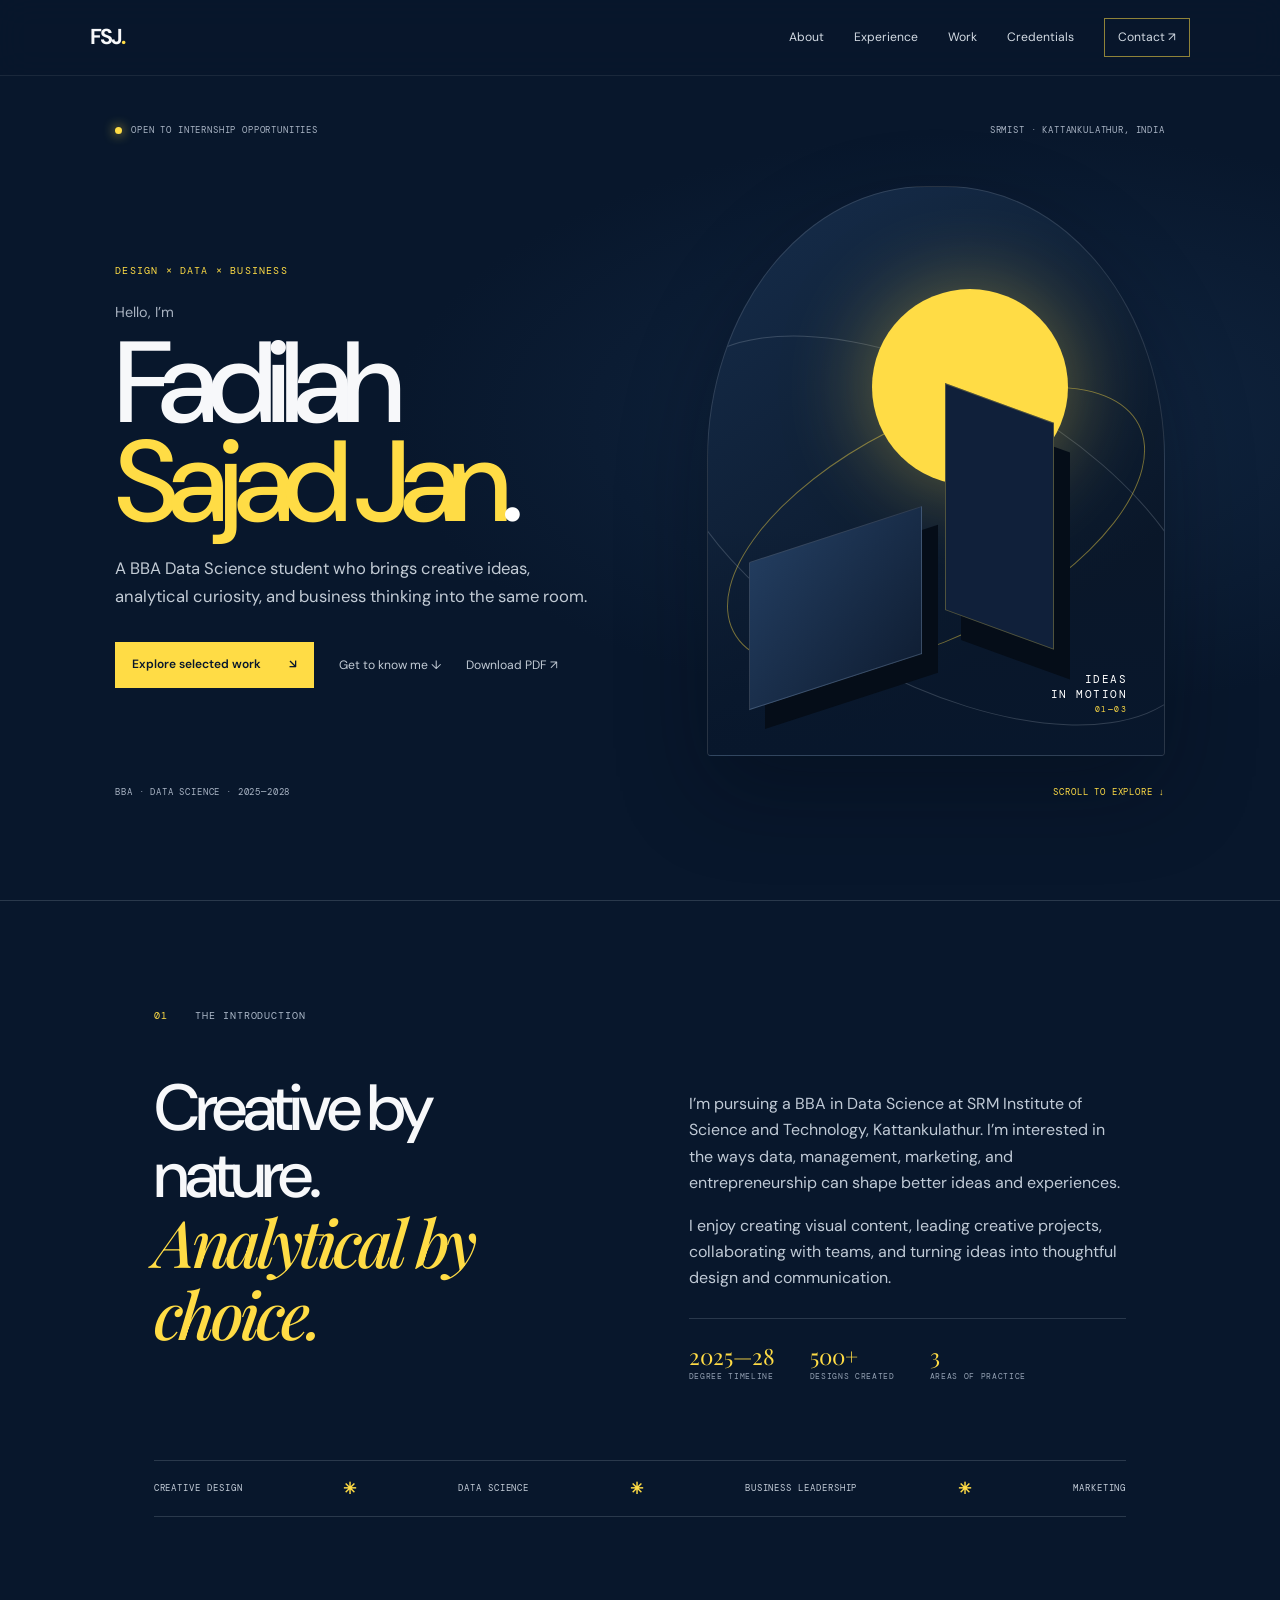
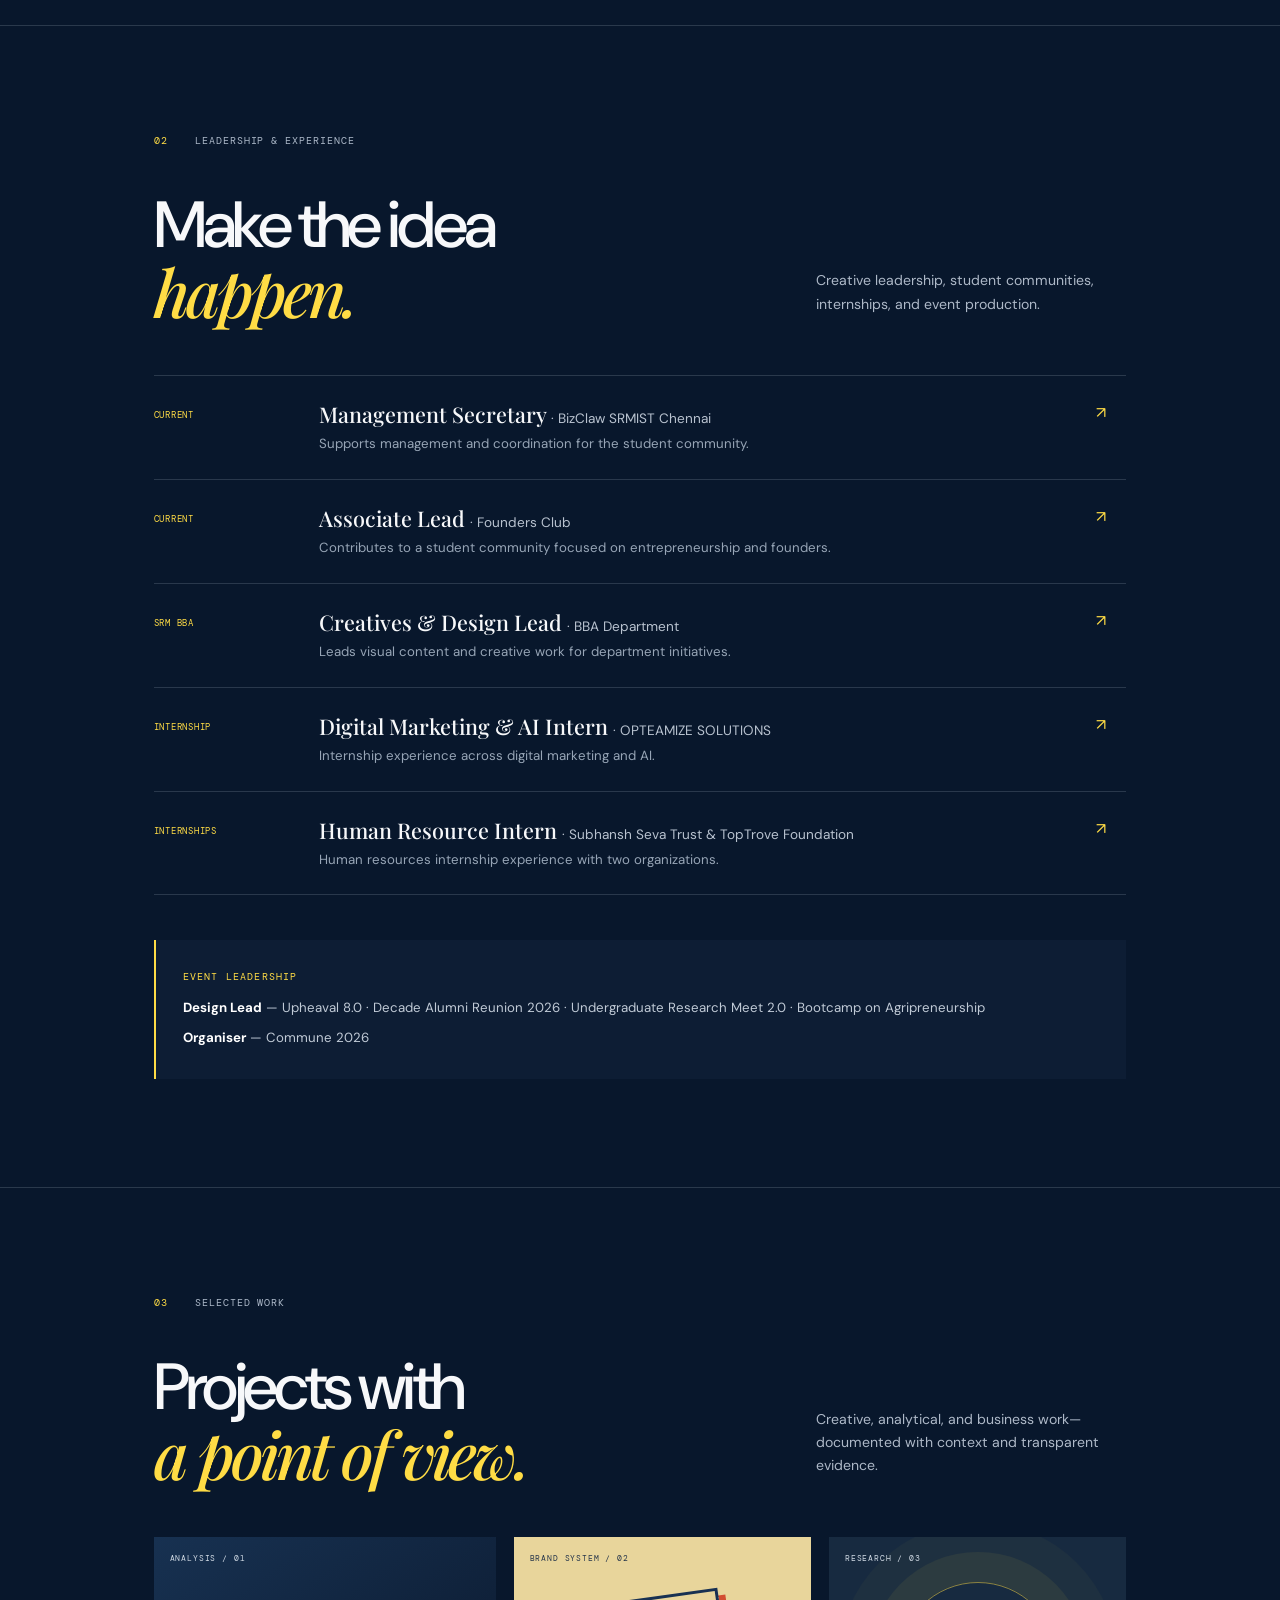
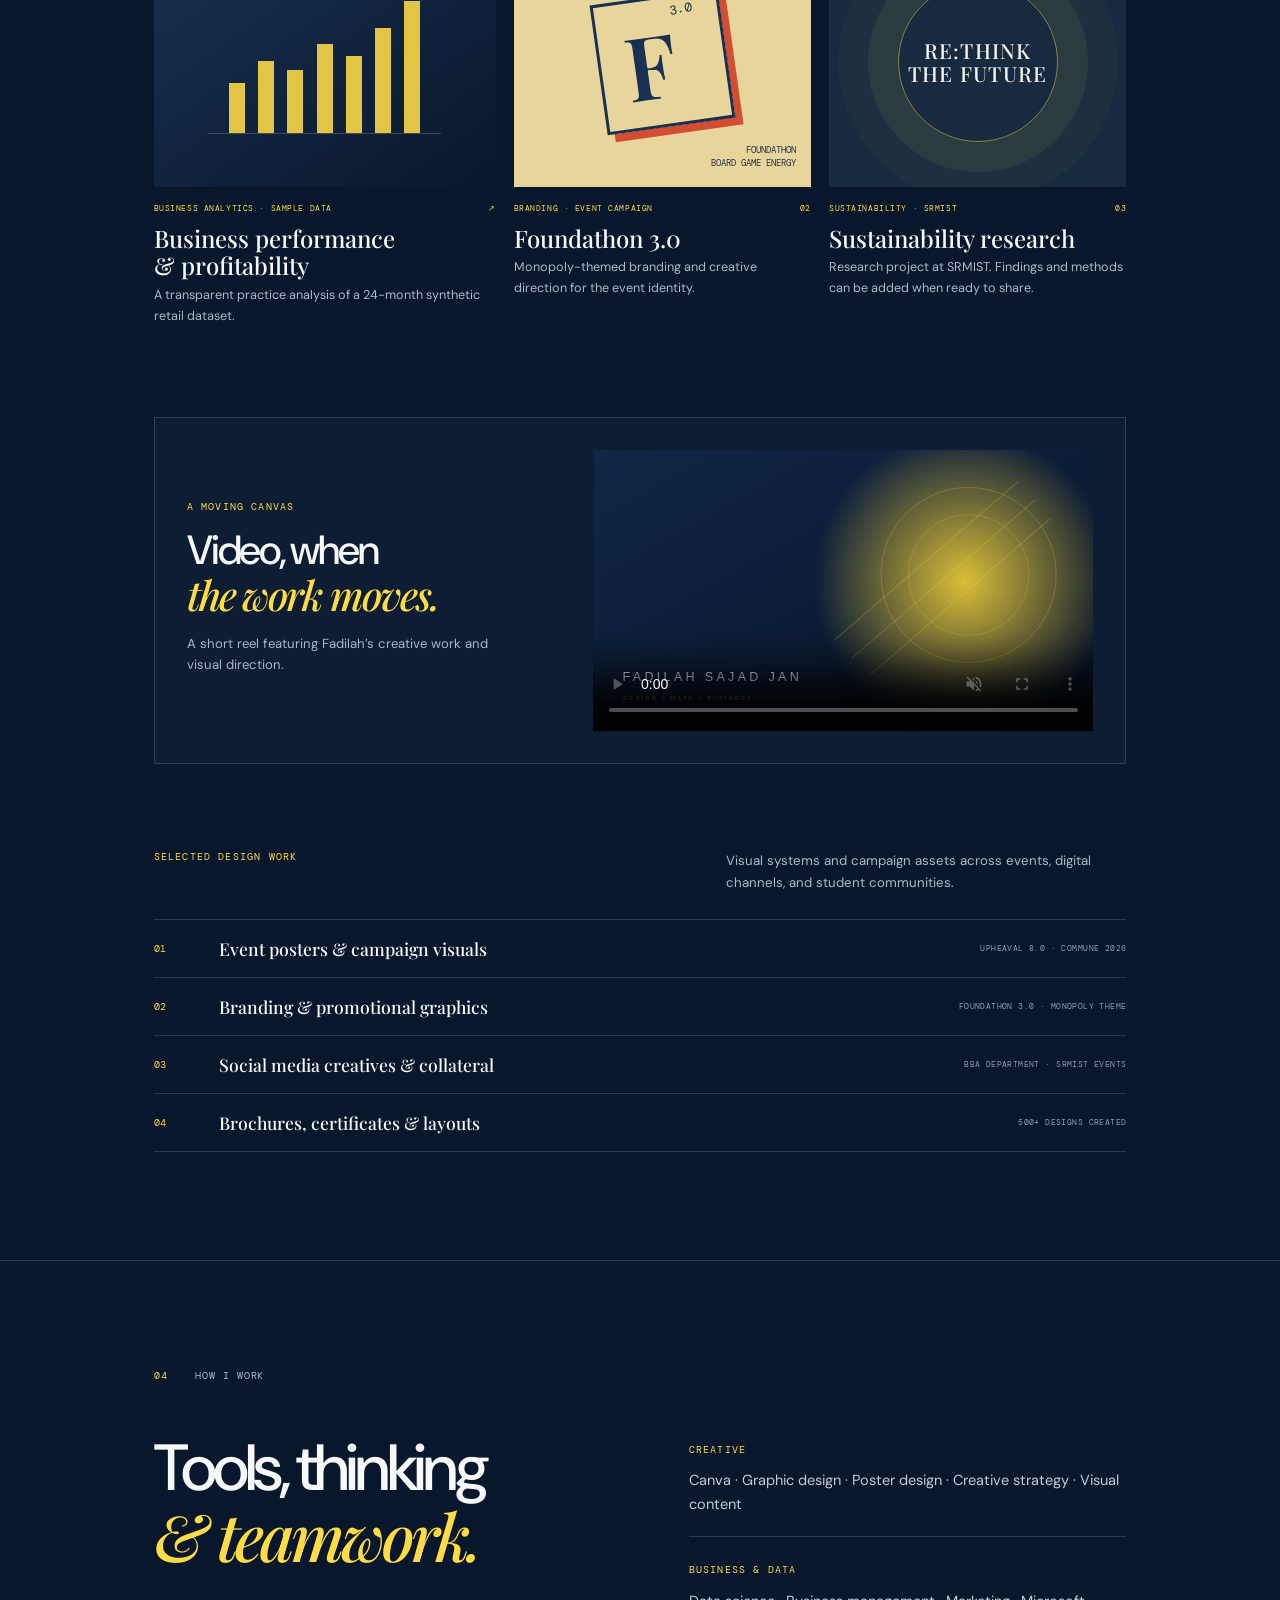
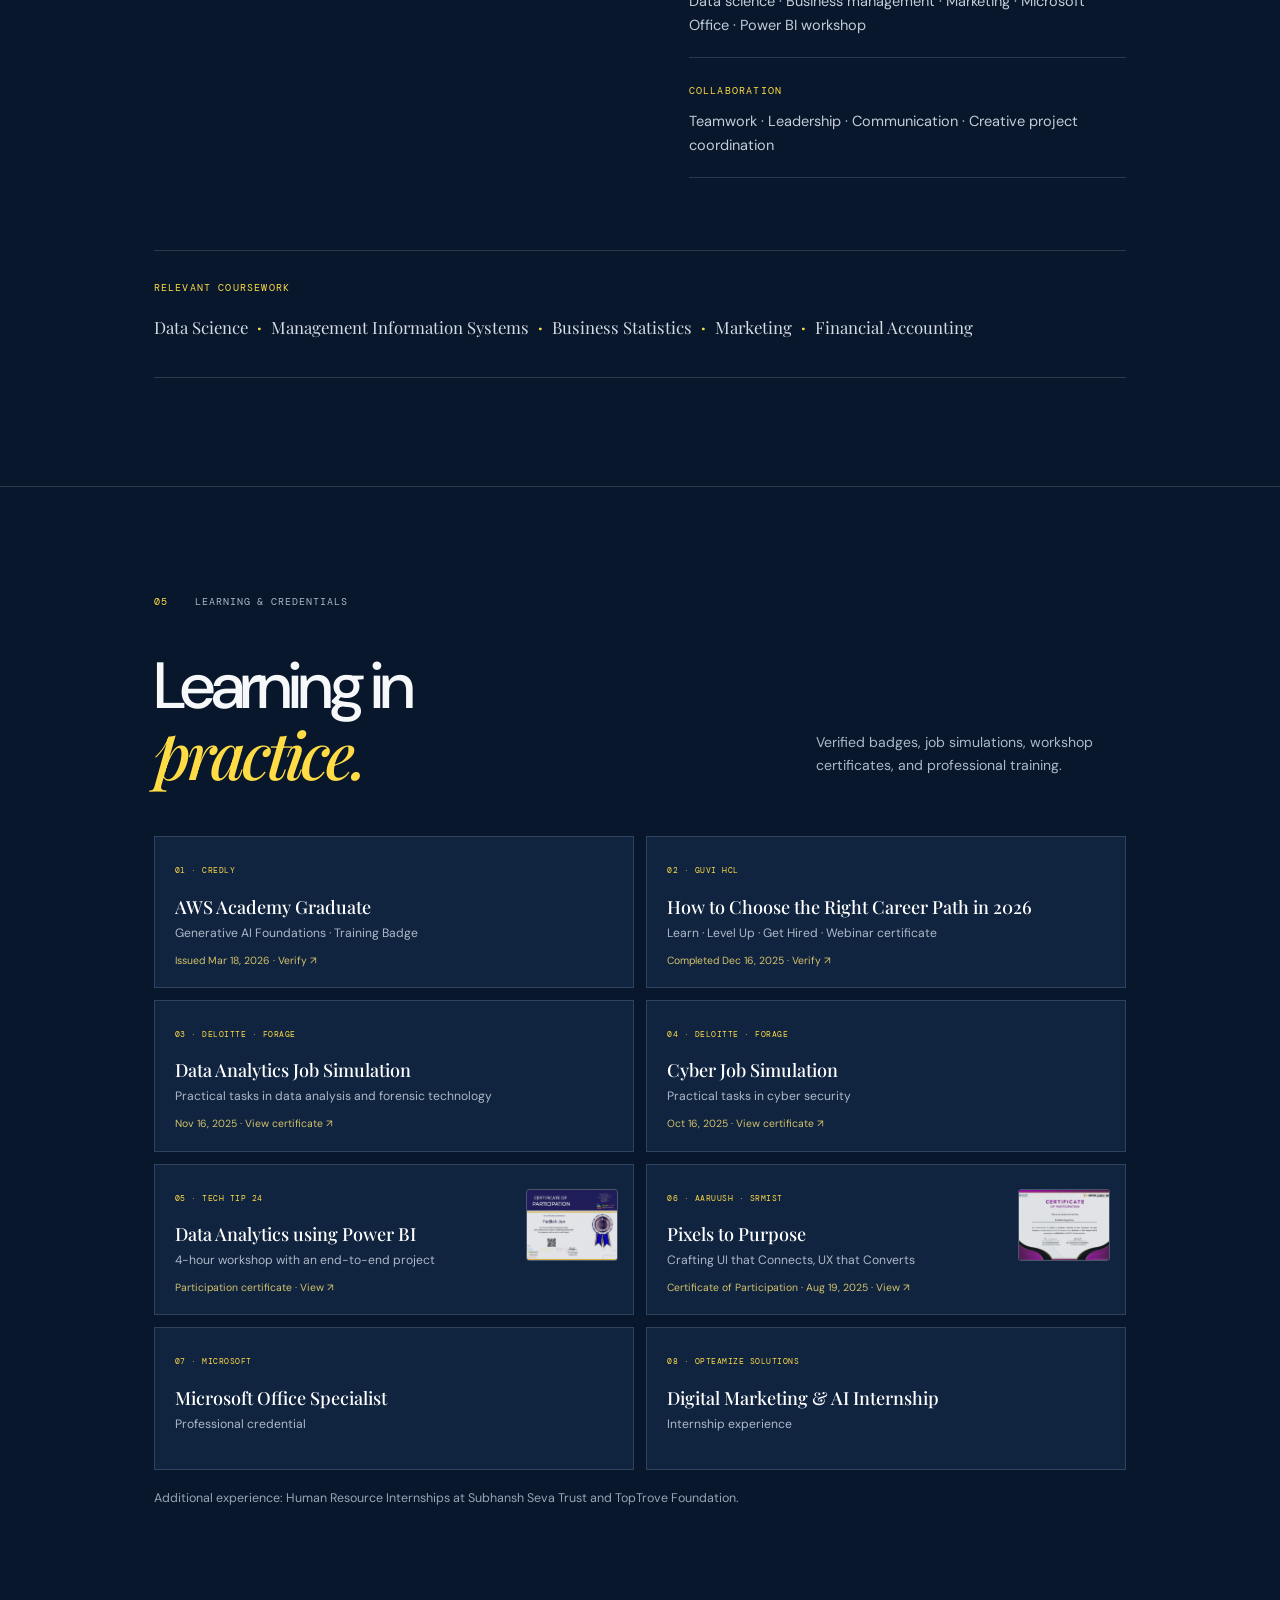
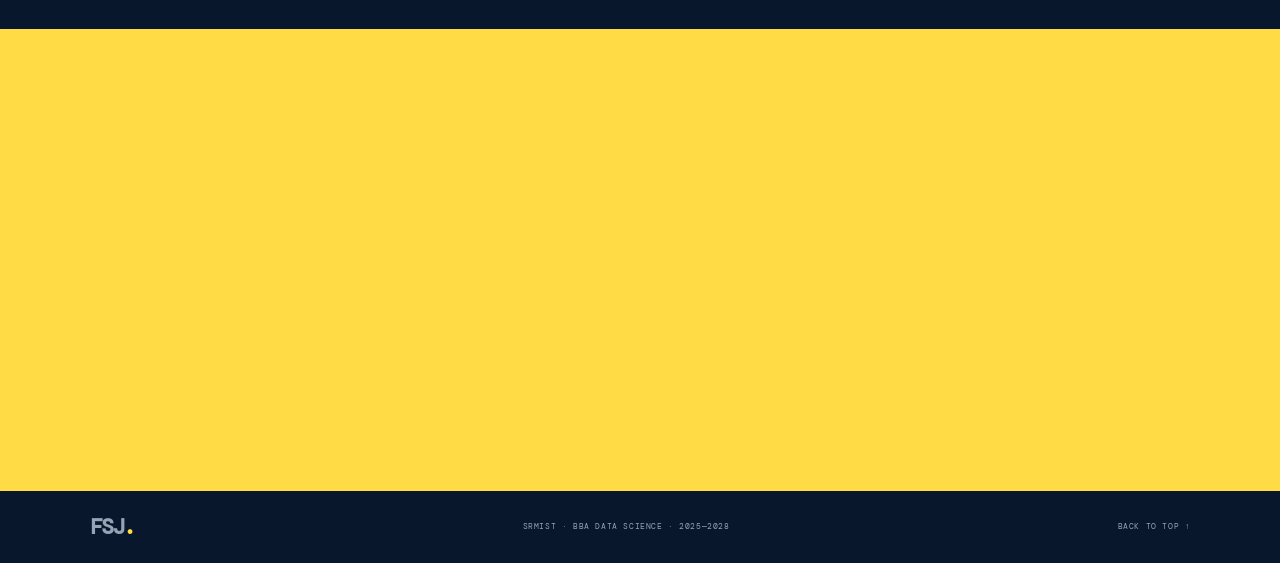
<file: index.html>
<!doctype html>
<html lang="en">
<head>
  <meta charset="utf-8"><meta name="viewport" content="width=device-width, initial-scale=1">
  <meta name="description" content="Fadilah Sajad Jan - BBA Data Science student combining creative design, business thinking, and analytics.">
  <meta name="theme-color" content="#08172c"><title>Fadilah Sajad Jan | Design, Data & Business</title>
  <link rel="stylesheet" href="style.css?v=3"><script src="script.js?v=3" defer></script>
</head>
<body>
<a class="skip-link" href="#main">Skip to content</a>
<header class="site-header"><a class="brand" href="#home" aria-label="Fadilah Sajad Jan home">FSJ<span>.</span></a><button class="menu-toggle" aria-expanded="false" aria-controls="primary-nav">Menu</button><nav id="primary-nav" aria-label="Main navigation"><a href="#about">About</a><a href="#experience">Experience</a><a href="#work">Work</a><a href="#credentials">Credentials</a><a class="nav-cta" href="#contact">Contact <span aria-hidden="true">↗</span></a></nav></header>
<main id="main">
<section class="hero" id="home"><div class="hero-noise" aria-hidden="true"></div><div class="hero-top"><span class="available"><i></i> OPEN TO INTERNSHIP OPPORTUNITIES</span><span class="hero-location">SRMIST · KATTANKULATHUR, INDIA</span></div><div class="hero-grid"><div class="hero-copy"><p class="eyebrow">DESIGN × DATA × BUSINESS</p><p class="hero-intro">Hello, I’m</p><h1>Fadilah<br><span>Sajad Jan</span><b>.</b></h1><p class="hero-lede">A BBA Data Science student who brings creative ideas, analytical curiosity, and business thinking into the same room.</p><div class="hero-actions"><a class="button button-yellow" href="#work">Explore selected work <span aria-hidden="true">↘</span></a><a class="quiet-link" href="#about">Get to know me <span aria-hidden="true">↓</span></a><a class="quiet-link pdf-link" href="fadilah-sajad-jan-portfolio.pdf" download>Download PDF <span aria-hidden="true">↗</span></a></div></div><div class="hero-art" aria-label="Abstract yellow and navy geometric artwork"><div class="art-orbit orbit-one"></div><div class="art-orbit orbit-two"></div><div class="art-sun"></div><div class="art-block block-one"></div><div class="art-block block-two"></div><div class="art-caption">IDEAS<br>IN MOTION <span>01—03</span></div></div></div><div class="hero-bottom"><span>BBA · DATA SCIENCE · 2025—2028</span><a href="#about">SCROLL TO EXPLORE <span aria-hidden="true">↓</span></a></div></section>
<section class="section about" id="about"><div class="section-kicker"><span>01</span> THE INTRODUCTION</div><div class="section-grid"><h2>Creative by nature.<br><em>Analytical by choice.</em></h2><div class="about-copy"><p>I’m pursuing a BBA in Data Science at SRM Institute of Science and Technology, Kattankulathur. I’m interested in the ways data, management, marketing, and entrepreneurship can shape better ideas and experiences.</p><p>I enjoy creating visual content, leading creative projects, collaborating with teams, and turning ideas into thoughtful design and communication.</p><div class="fact-row"><div><strong>2025—28</strong><span>DEGREE TIMELINE</span></div><div><strong>500+</strong><span>DESIGNS CREATED</span></div><div><strong>3</strong><span>AREAS OF PRACTICE</span></div></div></div></div><div class="discipline-strip"><span>CREATIVE DESIGN</span><b>✳</b><span>DATA SCIENCE</span><b>✳</b><span>BUSINESS LEADERSHIP</span><b>✳</b><span>MARKETING</span></div></section>
<section class="section experience" id="experience"><div class="section-kicker"><span>02</span> LEADERSHIP & EXPERIENCE</div><div class="section-heading"><h2>Make the idea<br><em>happen.</em></h2><p>Creative leadership, student communities, internships, and event production.</p></div><div class="experience-list">
<article class="experience-item"><div class="experience-date">CURRENT</div><div><h3>Management Secretary <span>· BizClaw SRMIST Chennai</span></h3><p>Supports management and coordination for the student community.</p></div><span class="item-mark">↗</span></article>
<article class="experience-item"><div class="experience-date">CURRENT</div><div><h3>Associate Lead <span>· Founders Club</span></h3><p>Contributes to a student community focused on entrepreneurship and founders.</p></div><span class="item-mark">↗</span></article>
<article class="experience-item"><div class="experience-date">SRM BBA</div><div><h3>Creatives & Design Lead <span>· BBA Department</span></h3><p>Leads visual content and creative work for department initiatives.</p></div><span class="item-mark">↗</span></article>
<article class="experience-item"><div class="experience-date">INTERNSHIP</div><div><h3>Digital Marketing & AI Intern <span>· OPTEAMIZE SOLUTIONS</span></h3><p>Internship experience across digital marketing and AI.</p></div><span class="item-mark">↗</span></article>
<article class="experience-item"><div class="experience-date">INTERNSHIPS</div><div><h3>Human Resource Intern <span>· Subhansh Seva Trust & TopTrove Foundation</span></h3><p>Human resources internship experience with two organizations.</p></div><span class="item-mark">↗</span></article></div>
<div class="event-band"><span class="eyebrow">EVENT LEADERSHIP</span><p><b>Design Lead</b> — Upheaval 8.0 · Decade Alumni Reunion 2026 · Undergraduate Research Meet 2.0 · Bootcamp on Agripreneurship</p><p><b>Organiser</b> — Commune 2026</p></div></section>
<section class="section work" id="work"><div class="section-kicker"><span>03</span> SELECTED WORK</div><div class="section-heading"><h2>Projects with<br><em>a point of view.</em></h2><p>Creative, analytical, and business work—documented with context and transparent evidence.</p></div><div class="work-grid">
<a class="work-card card-feature" href="project.html"><div class="work-visual visual-data"><div class="data-bars"><i></i><i></i><i></i><i></i><i></i><i></i><i></i></div><span class="visual-index">ANALYSIS / 01</span></div><div class="work-meta"><span>BUSINESS ANALYTICS · SAMPLE DATA</span><span>↗</span></div><h3>Business performance<br>& profitability</h3><p>A transparent practice analysis of a 24-month synthetic retail dataset.</p></a>
<article class="work-card"><div class="work-visual visual-foundathon"><span class="monopoly-mark">F<span>3.0</span></span><span class="visual-index">BRAND SYSTEM / 02</span><span class="visual-note">FOUNDATHON<br>BOARD GAME ENERGY</span></div><div class="work-meta"><span>BRANDING · EVENT CAMPAIGN</span><span>02</span></div><h3>Foundathon 3.0</h3><p>Monopoly-themed branding and creative direction for the event identity.</p></article>
<article class="work-card"><div class="work-visual visual-research"><span class="research-orbit"></span><span class="visual-index">RESEARCH / 03</span><span class="research-word">RE:THINK<br>THE FUTURE</span></div><div class="work-meta"><span>SUSTAINABILITY · SRMIST</span><span>03</span></div><h3>Sustainability research</h3><p>Research project at SRMIST. Findings and methods can be added when ready to share.</p></article>
</div>
<div class="video-showcase"><div class="video-copy"><span class="eyebrow">A MOVING CANVAS</span><h3>Video, when<br><em>the work moves.</em></h3><p>A short reel featuring Fadilah’s creative work and visual direction.</p></div><div class="video-frame"><video id="portfolio-video" controls autoplay muted loop playsinline preload="auto" poster="assets/media/video-poster.svg" aria-label="Fadilah Sajad Jan portfolio reel"><source src="assets/media/portfolio-reel.mp4" type="video/mp4"></video><button class="video-play-overlay" type="button" aria-label="Play Fadilah Sajad Jan portfolio reel"><span aria-hidden="true">▶</span> Play reel</button></div></div>
<div class="design-work"><div class="design-heading"><span class="eyebrow">SELECTED DESIGN WORK</span><p>Visual systems and campaign assets across events, digital channels, and student communities.</p></div><div class="design-list"><div><span>01</span><b>Event posters & campaign visuals</b><small>UPHEAVAL 8.0 · COMMUNE 2026</small></div><div><span>02</span><b>Branding & promotional graphics</b><small>FOUNDATHON 3.0 · MONOPOLY THEME</small></div><div><span>03</span><b>Social media creatives & collateral</b><small>BBA DEPARTMENT · SRMIST EVENTS</small></div><div><span>04</span><b>Brochures, certificates & layouts</b><small>500+ DESIGNS CREATED</small></div></div></div></section>
<section class="section skills" id="skills"><div class="section-kicker"><span>04</span> HOW I WORK</div><div class="section-grid"><h2>Tools, thinking<br><em>& teamwork.</em></h2><div class="skill-groups"><div><span class="eyebrow">CREATIVE</span><p>Canva · Graphic design · Poster design · Creative strategy · Visual content</p></div><div><span class="eyebrow">BUSINESS & DATA</span><p>Data science · Business management · Marketing · Microsoft Office · Power BI workshop</p></div><div><span class="eyebrow">COLLABORATION</span><p>Teamwork · Leadership · Communication · Creative project coordination</p></div></div></div><div class="coursework"><span class="eyebrow">RELEVANT COURSEWORK</span><p>Data Science <b>·</b> Management Information Systems <b>·</b> Business Statistics <b>·</b> Marketing <b>·</b> Financial Accounting</p></div></section>
<section class="section credentials" id="credentials"><div class="section-kicker"><span>05</span> LEARNING & CREDENTIALS</div><div class="section-heading"><h2>Learning in<br><em>practice.</em></h2><p>Verified badges, job simulations, workshop certificates, and professional training.</p></div><div class="credential-grid">
<a class="credential-card" href="https://www.credly.com/badges/67942c4d-0c09-45e9-a715-e0ff9200c060" target="_blank" rel="noopener noreferrer"><span>01 · CREDLY</span><h3>AWS Academy Graduate</h3><p>Generative AI Foundations · Training Badge</p><small>Issued Mar 18, 2026 · Verify ↗</small></a>
<a class="credential-card" href="https://www.guvi.in/verify-certificate?id=75728v1g4E786i96uO" target="_blank" rel="noopener noreferrer"><span>02 · GUVI HCL</span><h3>How to Choose the Right Career Path in 2026</h3><p>Learn · Level Up · Get Hired · Webinar certificate</p><small>Completed Dec 16, 2025 · Verify ↗</small></a>
<a class="credential-card" href="https://www.theforage.com/completion-certificates/9PBTqmSxAf6zZTseP/io9DzWKe3PTsiS6GG_9PBTqmSxAf6zZTseP_68f0ba1f9972dd2cc23cd306_1763322102429_completion_certificate.pdf" target="_blank" rel="noopener noreferrer"><span>03 · DELOITTE · FORAGE</span><h3>Data Analytics Job Simulation</h3><p>Practical tasks in data analysis and forensic technology</p><small>Nov 16, 2025 · View certificate ↗</small></a>
<a class="credential-card" href="https://www.theforage.com/completion-certificates/9PBTqmSxAf6zZTseP/E9pA6qsdbeyEkp3ti_9PBTqmSxAf6zZTseP_68f0ba1f9972dd2cc23cd306_1760607380261_completion_certificate.pdf" target="_blank" rel="noopener noreferrer"><span>04 · DELOITTE · FORAGE</span><h3>Cyber Job Simulation</h3><p>Practical tasks in cyber security</p><small>Oct 16, 2025 · View certificate ↗</small></a>
<a class="credential-card has-thumb" href="assets/credentials/power-bi-workshop-certificate.png" target="_blank" rel="noopener noreferrer"><span>05 · TECH TIP 24</span><h3>Data Analytics using Power BI</h3><p>4-hour workshop with an end-to-end project</p><small>Participation certificate · View ↗</small><img class="credential-thumb" src="assets/credentials/power-bi-workshop-certificate.png" alt="Preview of Fadilah's Power BI workshop certificate" loading="lazy"></a>
<a class="credential-card has-thumb" href="assets/credentials/pixels-to-purpose-certificate.png" target="_blank" rel="noopener noreferrer"><span>06 · AARUUSH · SRMIST</span><h3>Pixels to Purpose</h3><p>Crafting UI that Connects, UX that Converts</p><small>Certificate of Participation · Aug 19, 2025 · View ↗</small><img class="credential-thumb" src="assets/credentials/pixels-to-purpose-certificate.png" alt="Preview of Fadilah's Pixels to Purpose participation certificate" loading="lazy"></a>
<article><span>07 · MICROSOFT</span><h3>Microsoft Office Specialist</h3><p>Professional credential</p></article>
<article><span>08 · OPTEAMIZE SOLUTIONS</span><h3>Digital Marketing & AI Internship</h3><p>Internship experience</p></article>
</div><p class="credential-note">Additional experience: Human Resource Internships at Subhansh Seva Trust and TopTrove Foundation.</p></section>
<section class="section contact" id="contact"><div class="section-kicker"><span>06</span> CONTACT</div><div class="contact-inner"><div><p class="eyebrow">INTERNSHIPS · CREATIVE · ANALYTICS</p><h2>Let’s make<br><em>something matter.</em></h2></div><div class="contact-side"><p>I’m interested in opportunities where creative work, business questions, and data can come together.</p><a class="contact-email" href="mailto:fadilahjan26@gmail.com">fadilahjan26@gmail.com <span>↗</span></a><div class="socials"><a href="assets/media/fadilah-sajad-jan-resume.jpg" target="_blank" rel="noopener noreferrer">VIEW RESUME ↗</a><a href="https://www.linkedin.com/in/fadilah-sajad-jan/" target="_blank" rel="noopener noreferrer">LINKEDIN ↗</a><a href="https://github.com/fadilahsajadjan" target="_blank" rel="noopener noreferrer">GITHUB ↗</a></div></div></div></section>
</main><footer><a class="brand" href="#home">FSJ<span>.</span></a><span>SRMIST · BBA DATA SCIENCE · 2025—2028</span><a href="#home">BACK TO TOP ↑</a></footer>
</body></html>
</file>
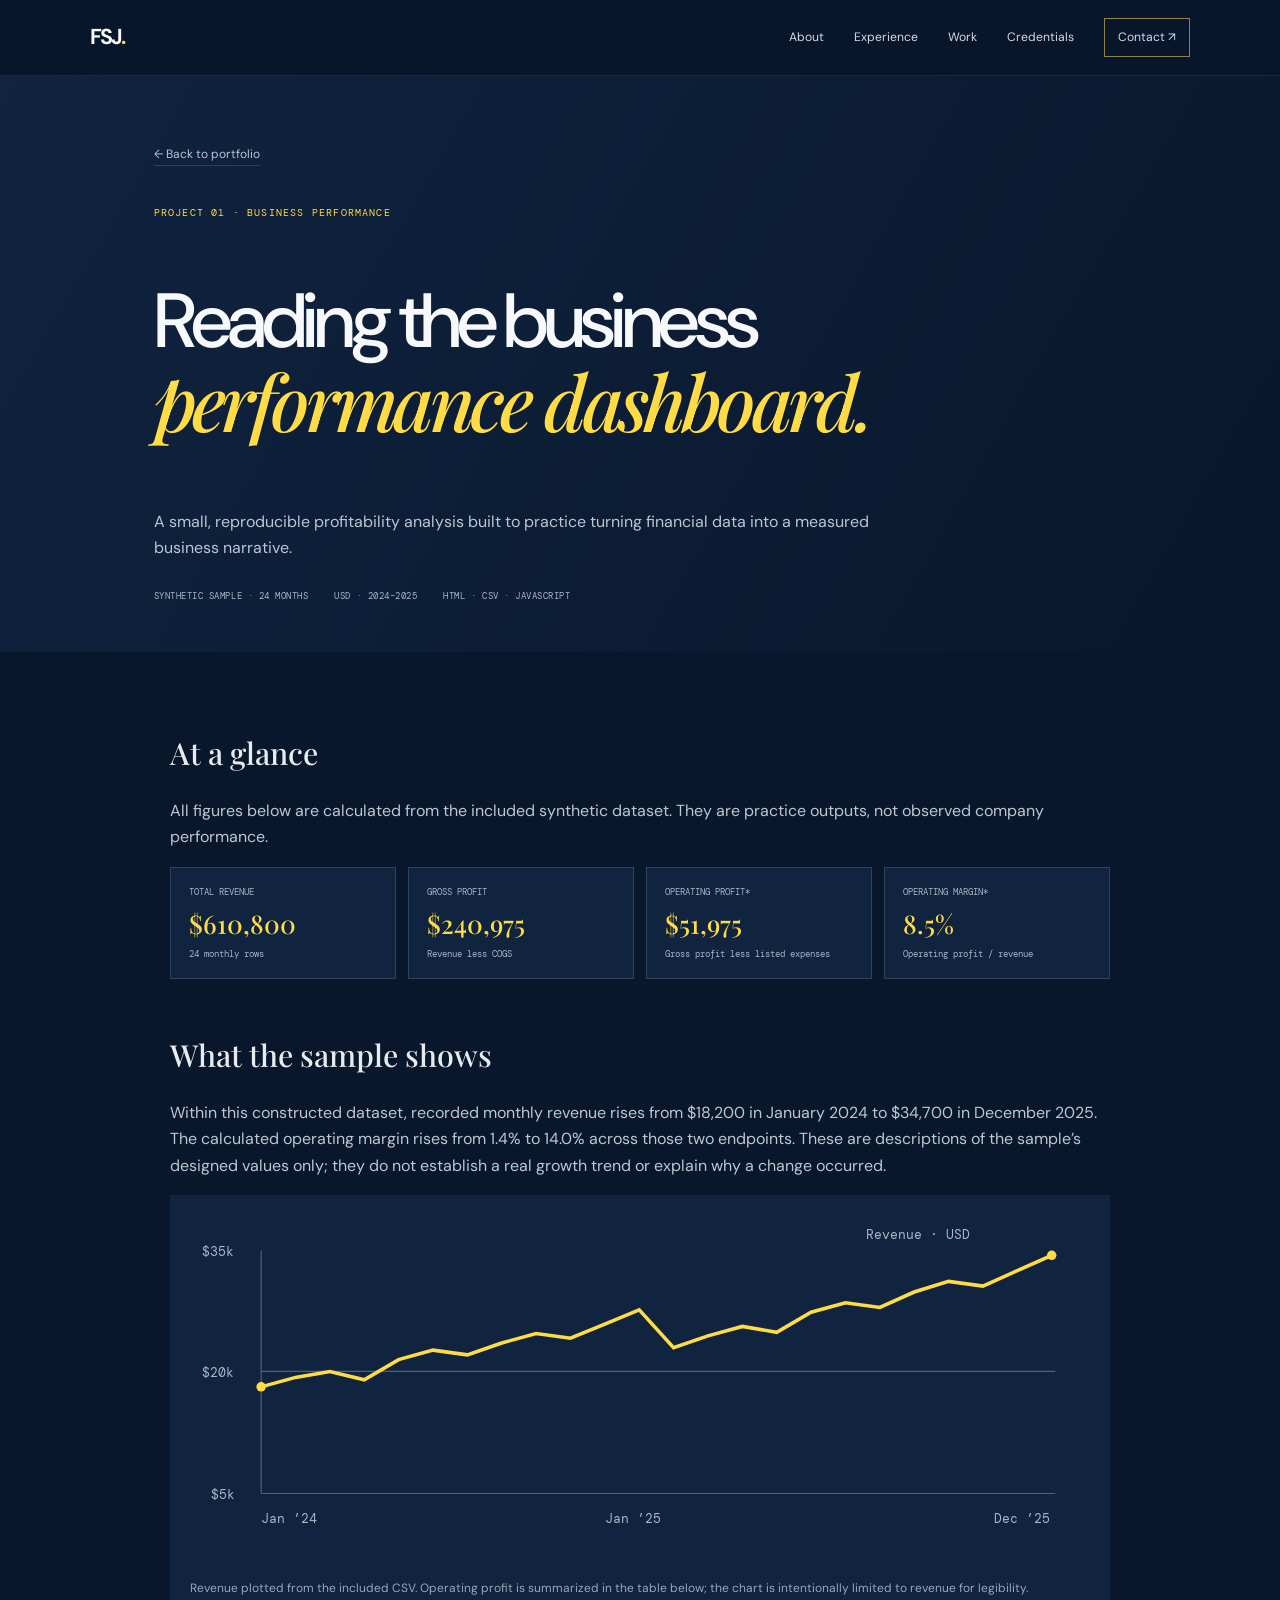
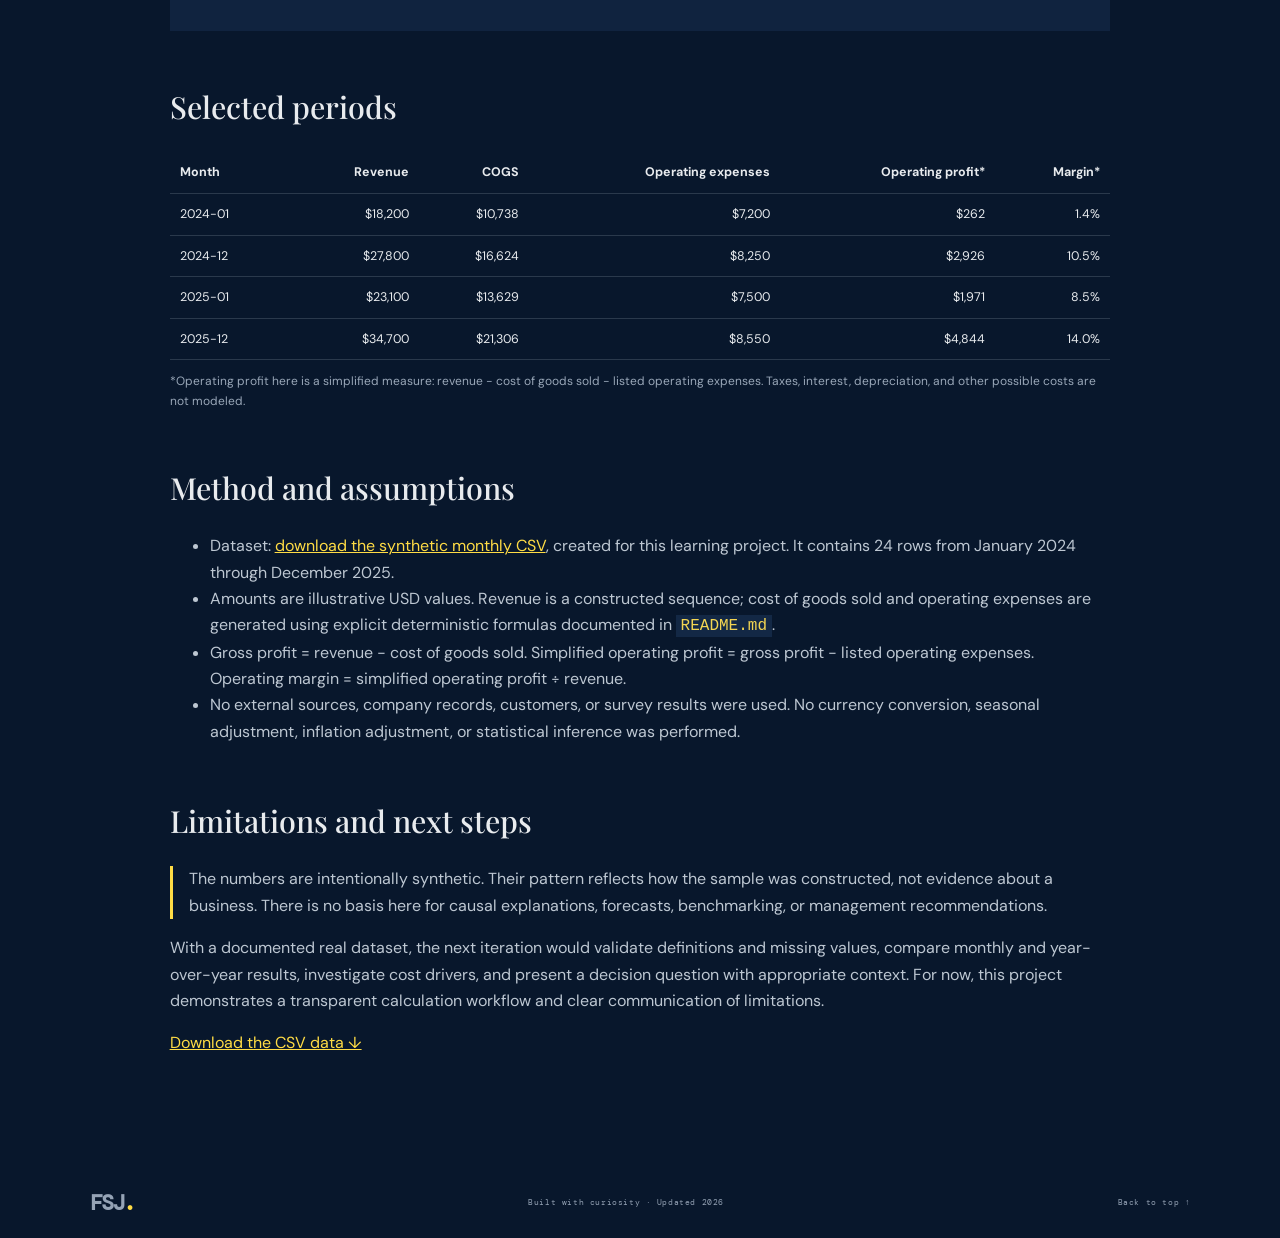
<file: project.html>
<!doctype html>
<html lang="en"><head><meta charset="utf-8"><meta name="viewport" content="width=device-width, initial-scale=1"><meta name="description" content="A documented business performance and profitability analysis using synthetic sample data."><title>Business Performance Analysis | Fadilah Sajad Jan</title><link rel="stylesheet" href="style.css"></head>
<body><a class="skip-link" href="#main">Skip to content</a><header class="site-header"><a class="brand" href="index.html" aria-label="Fadilah Sajad Jan home">FSJ<span>.</span></a><button class="menu-toggle" aria-expanded="false" aria-controls="primary-nav">Menu</button><nav id="primary-nav" aria-label="Main navigation"><a href="index.html#about">About</a><a href="index.html#experience">Experience</a><a href="index.html#work">Work</a><a href="index.html#credentials">Credentials</a><a class="nav-cta" href="index.html#contact">Contact <span aria-hidden="true">↗</span></a></nav></header>
<main id="main"><section class="detail-hero"><a class="back-link" href="index.html#work">← Back to portfolio</a><p class="eyebrow">PROJECT 01 · BUSINESS PERFORMANCE</p><h1>Reading the business<br><em>performance dashboard.</em></h1><p class="detail-dek">A small, reproducible profitability analysis built to practice turning financial data into a measured business narrative.</p><div class="detail-meta"><span>SYNTHETIC SAMPLE · 24 MONTHS</span><span>USD · 2024–2025</span><span>HTML · CSV · JAVASCRIPT</span></div></section>
<div class="detail-content"><section><h2>At a glance</h2><p>All figures below are calculated from the included synthetic dataset. They are practice outputs, not observed company performance.</p><div class="metric-grid"><div class="metric"><span>TOTAL REVENUE</span><strong>$610,800</strong><small>24 monthly rows</small></div><div class="metric"><span>GROSS PROFIT</span><strong>$240,975</strong><small>Revenue less COGS</small></div><div class="metric"><span>OPERATING PROFIT*</span><strong>$51,975</strong><small>Gross profit less listed expenses</small></div><div class="metric"><span>OPERATING MARGIN*</span><strong>8.5%</strong><small>Operating profit / revenue</small></div></div></section>
<section><h2>What the sample shows</h2><p>Within this constructed dataset, recorded monthly revenue rises from $18,200 in January 2024 to $34,700 in December 2025. The calculated operating margin rises from 1.4% to 14.0% across those two endpoints. These are descriptions of the sample’s designed values only; they do not establish a real growth trend or explain why a change occurred.</p><div class="chart-wrap"><svg viewBox="0 0 760 290" role="img" aria-labelledby="chart-title chart-desc"><title id="chart-title">Monthly revenue and operating profit in the synthetic sample</title><desc id="chart-desc">A line chart with monthly revenue rising from 18,200 to 34,700 dollars and operating profit varying across 24 months from 262 to 4,845 dollars.</desc><line class="axis" x1="60" y1="30" x2="60" y2="235"/><line class="axis" x1="60" y1="235" x2="730" y2="235"/><line class="axis" x1="60" y1="132" x2="730" y2="132"/><text class="chart-label" x="10" y="35">$35k</text><text class="chart-label" x="10" y="137">$20k</text><text class="chart-label" x="18" y="240">$5k</text><text class="chart-label" x="60" y="260">Jan ’24</text><text class="chart-label" x="350" y="260">Jan ’25</text><text class="chart-label" x="678" y="260">Dec ’25</text><polyline class="chart-line" points="60,145 89,137 118,132 147,139 176,122 205,114 234,118 263,108 292,100 321,104 350,92 379,80 408,112 437,102 466,94 495,99 524,82 553,74 582,78 611,65 640,56 669,60 698,47 727,34"/><circle class="chart-dot" cx="60" cy="145" r="4"/><circle class="chart-dot" cx="727" cy="34" r="4"/><text class="chart-label" x="570" y="20">Revenue · USD</text></svg><p class="edit-note">Revenue plotted from the included CSV. Operating profit is summarized in the table below; the chart is intentionally limited to revenue for legibility.</p></div></section>
<section><h2>Selected periods</h2><div style="overflow-x:auto"><table class="data-table"><thead><tr><th>Month</th><th>Revenue</th><th>COGS</th><th>Operating expenses</th><th>Operating profit*</th><th>Margin*</th></tr></thead><tbody><tr><td>2024-01</td><td>$18,200</td><td>$10,738</td><td>$7,200</td><td>$262</td><td>1.4%</td></tr><tr><td>2024-12</td><td>$27,800</td><td>$16,624</td><td>$8,250</td><td>$2,926</td><td>10.5%</td></tr><tr><td>2025-01</td><td>$23,100</td><td>$13,629</td><td>$7,500</td><td>$1,971</td><td>8.5%</td></tr><tr><td>2025-12</td><td>$34,700</td><td>$21,306</td><td>$8,550</td><td>$4,844</td><td>14.0%</td></tr></tbody></table></div><p class="edit-note">*Operating profit here is a simplified measure: revenue − cost of goods sold − listed operating expenses. Taxes, interest, depreciation, and other possible costs are not modeled.</p></section>
<section><h2>Method and assumptions</h2><ul><li>Dataset: <a href="data/monthly_business_performance.csv">download the synthetic monthly CSV</a>, created for this learning project. It contains 24 rows from January 2024 through December 2025.</li><li>Amounts are illustrative USD values. Revenue is a constructed sequence; cost of goods sold and operating expenses are generated using explicit deterministic formulas documented in <code>README.md</code>.</li><li>Gross profit = revenue − cost of goods sold. Simplified operating profit = gross profit − listed operating expenses. Operating margin = simplified operating profit ÷ revenue.</li><li>No external sources, company records, customers, or survey results were used. No currency conversion, seasonal adjustment, inflation adjustment, or statistical inference was performed.</li></ul></section>
<section><h2>Limitations and next steps</h2><div class="callout"><p>The numbers are intentionally synthetic. Their pattern reflects how the sample was constructed, not evidence about a business. There is no basis here for causal explanations, forecasts, benchmarking, or management recommendations.</p></div><p>With a documented real dataset, the next iteration would validate definitions and missing values, compare monthly and year-over-year results, investigate cost drivers, and present a decision question with appropriate context. For now, this project demonstrates a transparent calculation workflow and clear communication of limitations.</p><p><a href="data/monthly_business_performance.csv" download>Download the CSV data ↓</a></p></section></div></main><footer><a class="brand" href="index.html">FSJ<span>.</span></a><span>Built with curiosity · Updated 2026</span><a href="#main">Back to top ↑</a></footer><script src="script.js" defer></script></body></html>
</file>
<file: style.css>
@import url('https://fonts.googleapis.com/css2?family=DM+Mono:wght@400;500&family=DM+Sans:wght@400;500;600;700&family=Playfair+Display:ital,wght@0,500;0,600;1,500;1,600&display=swap');
:root{--navy:#08172c;--navy2:#10233f;--navy3:#192e4b;--yellow:#ffdc45;--paper:#f6f5f0;--muted:#a7b2c3;--ink:#111e31;--line:rgba(193,207,223,.18);--mono:'DM Mono',monospace;--sans:'DM Sans',Arial,sans-serif;--serif:'Playfair Display',Georgia,serif;--glide:cubic-bezier(.22,.68,0,1.02);scroll-behavior:smooth;scroll-padding-top:86px}*{box-sizing:border-box}body{margin:0;background:var(--navy);color:#f7f8fa;font:16px/1.65 var(--sans)}a{color:inherit}.skip-link{position:absolute;top:-60px;left:12px;z-index:30;padding:10px;background:white;color:var(--navy)}.skip-link:focus{top:10px}body::before{content:"";position:fixed;z-index:25;top:0;left:0;height:2px;width:var(--scroll-progress,0%);background:var(--yellow);pointer-events:none}.site-header{height:76px;padding:0 7%;display:flex;align-items:center;justify-content:space-between;position:sticky;top:0;z-index:20;background:rgba(8,23,44,.88);backdrop-filter:blur(16px);border-bottom:1px solid rgba(255,255,255,.08)}.brand{font-size:1.35rem;font-weight:700;letter-spacing:-.08em;text-decoration:none}.brand span{color:var(--yellow)}.site-header nav{display:flex;align-items:center;gap:30px}.site-header nav a{font-size:.76rem;text-decoration:none;color:#d3dae3;transition:color .2s}.site-header nav a:hover{color:var(--yellow)}.nav-cta{border:1px solid rgba(255,220,69,.55);padding:8px 13px}.menu-toggle{display:none;background:transparent;color:#fff;border:1px solid var(--line);padding:8px 12px;font:inherit}.hero{min-height:calc(100vh - 76px);padding:28px 9% 30px;position:relative;overflow:hidden;background:radial-gradient(ellipse at 78% 42%,#112641 0,transparent 43%),var(--navy)}.hero-noise{position:absolute;inset:0;pointer-events:none;opacity:.12;background-image:radial-gradient(#fff 0.5px,transparent .6px);background-size:8px 8px;mask-image:linear-gradient(90deg,transparent,#000)}.hero-top,.hero-bottom{display:flex;justify-content:space-between;position:relative;z-index:2;color:#aab5c5;font: .58rem var(--mono);letter-spacing:.09em}.hero-top{padding:20px 0}.available{display:flex;align-items:center;gap:9px}.available i{width:7px;height:7px;border-radius:50%;background:var(--yellow);box-shadow:0 0 12px var(--yellow)}.hero-grid{position:relative;z-index:1;display:grid;grid-template-columns:1.1fr .9fr;gap:3%;align-items:center;max-width:1300px;margin:30px auto 20px}.hero-copy{padding:25px 0}.eyebrow{font: .62rem var(--mono);letter-spacing:.12em;color:var(--yellow)}.hero-intro{margin:24px 0 0;color:#a8b2c0;font-size:.9rem}.hero h1{font-size:clamp(4rem,9vw,8.4rem);line-height:.86;letter-spacing:-.085em;font-weight:500;margin:9px 0 23px}.hero h1 span{color:var(--yellow)}.hero h1 b{font-weight:500;color:#fff}.hero-lede{max-width:480px;color:#c2cbd5;font-size:1.04rem}.hero-actions{display:flex;gap:25px;align-items:center;margin-top:32px}.button{display:inline-flex;align-items:center;gap:28px;padding:13px 17px;text-decoration:none;font-size:.75rem;cursor:pointer;transition:transform .35s var(--glide),background .25s}.button:hover{transform:translateY(-3px)}.button-yellow{background:var(--yellow);color:var(--navy);font-weight:600}.button-yellow:hover{background:#ffe678}.button-outline{border:1px solid var(--line);color:#fff;background:transparent}.quiet-link{text-decoration:none;color:#c2cbd5;font-size:.76rem}.quiet-link:hover{color:var(--yellow)}.hero-art{height:min(59vw,570px);min-height:390px;max-width:590px;width:100%;justify-self:end;position:relative;overflow:hidden;border:1px solid rgba(255,255,255,.12);border-radius:48% 48% 4px 4px;background:linear-gradient(145deg,#162d4b,#0a1729 75%);box-shadow:0 35px 90px #02081255}.hero-art::before{content:"";position:absolute;inset:0;background:linear-gradient(transparent 60%,#08172c)}.art-sun{position:absolute;width:43%;aspect-ratio:1;border-radius:50%;background:var(--yellow);top:18%;right:21%;box-shadow:0 0 90px #ffdc4566;animation:float-sun 8s ease-in-out infinite}.art-orbit{position:absolute;width:100%;height:38%;border:1px solid #ffdc4570;border-radius:50%;top:41%;left:0;transform:rotate(-27deg)}.orbit-two{width:130%;height:53%;left:-15%;top:34%;transform:rotate(29deg);border-color:#d2dce333}.art-block{position:absolute;bottom:13%;left:9%;width:38%;height:26%;background:linear-gradient(135deg,#223c5e,#101f35);border:1px solid #ffffff22;transform:skewY(-18deg);box-shadow:16px 24px 0 #050d18}.block-two{left:52%;bottom:22%;width:24%;height:40%;background:#10203a;transform:skewY(20deg);border-color:#ffdc4544}.art-caption{position:absolute;bottom:7%;right:8%;font: .66rem var(--mono);letter-spacing:.14em;color:#fff;text-align:right;line-height:1.5}.art-caption span{display:block;color:var(--yellow);font-size:.5rem}.hero-bottom{margin-top:30px}.hero-bottom a{text-decoration:none;color:var(--yellow)}.section{padding:108px 12%;border-top:1px solid var(--line);scroll-margin-top:76px}.section-kicker{color:#acb8c8;font: .62rem var(--mono);letter-spacing:.1em}.section-kicker span{color:var(--yellow);margin-right:20px}.section-grid{display:grid;grid-template-columns:1fr 1fr;gap:10%;margin-top:53px}.section h2{font-size:clamp(2.6rem,5.1vw,5rem);line-height:1.02;letter-spacing:-.06em;font-weight:500;margin:0}.section h2 em,.video-copy h3 em{font-family:var(--serif);font-weight:500;color:var(--yellow)}.about-copy{max-width:580px;color:#c0cad6}.fact-row{display:flex;gap:35px;padding-top:22px;margin-top:26px;border-top:1px solid var(--line)}.fact-row div{display:flex;flex-direction:column}.fact-row strong{font:1.4rem var(--serif);color:var(--yellow)}.fact-row span{font:.52rem var(--mono);color:#93a0b2;letter-spacing:.08em}.discipline-strip{display:flex;align-items:center;justify-content:space-between;gap:20px;margin-top:78px;padding:17px 0;border-top:1px solid var(--line);border-bottom:1px solid var(--line);color:#c5ced9;font:.58rem var(--mono);letter-spacing:.1em}.discipline-strip b{color:var(--yellow);font-size:1rem}.section-heading{display:flex;align-items:end;justify-content:space-between;gap:50px;margin:45px 0 45px}.section-heading p{max-width:310px;color:#aeb9c8;font-size:.88rem}.experience-list{border-top:1px solid var(--line)}.experience-item{display:grid;grid-template-columns:135px 1fr 30px;gap:30px;align-items:start;padding:24px 0;border-bottom:1px solid var(--line);transition:transform .35s var(--glide)}.experience-item:hover{transform:translateX(5px)}.experience-date{font:.58rem var(--mono);letter-spacing:.08em;color:var(--yellow);padding-top:9px}.experience-item h3{font:500 1.35rem var(--serif);margin:0 0 5px}.experience-item h3 span{font:400 .85rem var(--sans);color:#b8c2cf}.experience-item p{margin:0;color:#97a5b6;font-size:.83rem}.item-mark{color:var(--yellow)}.event-band{margin-top:45px;background:#0d1d34;padding:22px 27px;border-left:2px solid var(--yellow)}.event-band p{margin:8px 0;color:#c0cad6;font-size:.83rem}.event-band b{color:#fff}.work-grid{display:grid;grid-template-columns:1.15fr 1fr 1fr;gap:18px}.work-card{min-width:0;text-decoration:none;color:inherit}.work-visual{height:250px;position:relative;overflow:hidden;background:#132744;display:flex;align-items:center;justify-content:center;transition:transform .5s var(--glide),filter .3s}.work-card:hover .work-visual{transform:translateY(-5px);filter:brightness(1.1)}.visual-index{position:absolute;top:16px;left:16px;color:#d2dbe5;font:.52rem var(--mono);letter-spacing:.1em}.visual-data{background:linear-gradient(145deg,#173151,#0a172b)}.data-bars{height:58%;width:68%;display:flex;align-items:end;gap:7%;border-bottom:1px solid #8ca1b755;padding:0 6%}.data-bars i{display:block;flex:1;background:var(--yellow);height:35%;opacity:.88;animation:bar-rise .9s var(--glide) both}.data-bars i:nth-child(2){height:50%;animation-delay:.05s}.data-bars i:nth-child(3){height:44%;animation-delay:.1s}.data-bars i:nth-child(4){height:62%;animation-delay:.15s}.data-bars i:nth-child(5){height:54%;animation-delay:.2s}.data-bars i:nth-child(6){height:73%;animation-delay:.25s}.data-bars i:nth-child(7){height:92%;animation-delay:.3s}@keyframes bar-rise{from{height:0}to{height:var(--bar-height,70%)}}.data-bars i:nth-child(1){--bar-height:35%}.data-bars i:nth-child(2){--bar-height:50%}.data-bars i:nth-child(3){--bar-height:44%}.data-bars i:nth-child(4){--bar-height:62%}.data-bars i:nth-child(5){--bar-height:54%}.data-bars i:nth-child(6){--bar-height:73%}.data-bars i:nth-child(7){--bar-height:92%}.visual-foundathon{background:#e8d59b;color:#14233a}.monopoly-mark{font:600 5.5rem var(--serif);color:#183152;transform:rotate(-8deg);border:3px solid #183152;padding:4px 24px;box-shadow:7px 8px 0 #d24d31}.monopoly-mark span{font:.8rem var(--mono);vertical-align:top}.visual-foundathon .visual-index{color:#26364b}.visual-note{position:absolute;bottom:17px;right:15px;font:.54rem var(--mono);line-height:1.5;text-align:right;color:#27354b}.visual-research{background:#172a40}.research-orbit{position:absolute;width:160px;height:160px;border:1px solid #ffdc4580;border-radius:50%;box-shadow:0 0 0 30px #ffdc4510,0 0 0 60px #ffdc4508}.research-word{font:500 1.3rem/1.1 var(--serif);text-align:center;color:#f7f6f0;letter-spacing:.06em}.work-meta{display:flex;justify-content:space-between;color:var(--yellow);font:.51rem var(--mono);letter-spacing:.07em;margin-top:16px}.work-card h3{font:500 1.5rem/1.15 var(--serif);margin:11px 0 5px}.work-card p{font-size:.79rem;color:#aeb9c8;margin:0}.video-showcase{margin-top:90px;display:grid;grid-template-columns:.8fr 1.2fr;align-items:center;gap:8%;padding:32px;background:#0d1d34;border:1px solid var(--line)}.video-copy h3{font-size:2.55rem;line-height:1.05;letter-spacing:-.05em;font-weight:500;margin:12px 0}.video-copy p{color:#aab7c7;font-size:.82rem}.video-copy input{display:none}.video-frame{aspect-ratio:16/9;position:relative;background:#050e1c;overflow:hidden}.video-frame video{width:100%;height:100%;object-fit:cover;position:absolute;inset:0;z-index:1}.video-frame video:not([src]){pointer-events:none}.video-placeholder{display:none;position:absolute;z-index:2;inset:0;display:flex;align-items:center;justify-content:center;flex-direction:column;gap:10px;background:linear-gradient(120deg,#0c1b30dd,#0c1b3088),url('assets/media/video-poster.svg') center/cover;font:.56rem var(--mono);letter-spacing:.15em;color:#fff;pointer-events:none}.video-placeholder small{font: .65rem var(--sans);letter-spacing:0;color:#bdc7d3}.play-symbol{font-size:1rem;color:var(--yellow);border:1px solid #ffdc4577;border-radius:50%;width:48px;height:48px;display:grid;place-items:center;padding-left:3px}.video-frame.has-video .video-placeholder{display:none}.design-work{margin-top:86px}.design-heading{display:flex;justify-content:space-between;gap:20px;align-items:start}.design-heading p{max-width:400px;color:#aeb9c8;font-size:.83rem;margin:0}.design-list{margin-top:25px;border-top:1px solid var(--line)}.design-list>div{display:grid;grid-template-columns:45px 1fr 230px;gap:20px;align-items:center;padding:17px 0;border-bottom:1px solid var(--line)}.design-list span{font:.62rem var(--mono);color:var(--yellow)}.design-list b{font:500 1.1rem var(--serif)}.design-list small{font:.51rem var(--mono);color:#8e9db0;letter-spacing:.05em;text-align:right}.skill-groups>div{padding:0 0 19px;margin:0 0 18px;border-bottom:1px solid var(--line)}.skill-groups p{margin:8px 0 0;color:#c3ccd7;font-size:.91rem}.coursework{margin-top:54px;padding:22px 0;border-top:1px solid var(--line);border-bottom:1px solid var(--line)}.coursework p{color:#d5dce5;font:1.05rem var(--serif)}.coursework b{color:var(--yellow);padding:0 5px}.credential-grid{display:grid;grid-template-columns:repeat(3,1fr);border-top:1px solid var(--line);border-left:1px solid var(--line)}.credential-grid article{padding:20px;border-right:1px solid var(--line);border-bottom:1px solid var(--line);min-height:140px}.credential-grid article>span{font:.58rem var(--mono);color:var(--yellow)}.credential-grid h3{font:500 1.12rem var(--serif);margin:15px 0 5px}.credential-grid p{color:#aeb9c8;font-size:.78rem;margin:0}.credential-note{color:#97a5b6;font-size:.78rem;margin-top:21px}.contact{background:var(--yellow);color:var(--navy);border:0}.contact .section-kicker{color:#44516a}.contact .section-kicker span,.contact .eyebrow{color:#33435b}.contact-inner{display:grid;grid-template-columns:1fr .75fr;gap:9%;margin-top:45px}.contact h2{font-size:clamp(2.8rem,5.7vw,5.3rem)}.contact h2 em{color:#344761}.contact-side{align-self:end}.contact-side p{color:#243650}.contact-email{font:1.2rem var(--serif);text-decoration:none;border-bottom:1px solid #526078;padding-bottom:4px}.contact-email span{color:#314560}.socials{display:flex;flex-wrap:wrap;gap:21px;margin-top:30px}.socials a{font:.54rem var(--mono);text-decoration:none;letter-spacing:.05em}.placeholder-note{font-size:.66rem!important;color:#526078!important;margin-top:25px}footer{display:flex;align-items:center;justify-content:space-between;padding:22px 7%;color:#95a3b5;font:.53rem var(--mono);letter-spacing:.07em}footer a:last-child{text-decoration:none}.detail-hero{background:linear-gradient(120deg,#10233f,#08172c);padding:64px 12% 50px}.detail-hero .back-link{display:inline-block;color:#b7c4d4;text-decoration:none;font-size:.75rem;border-bottom:1px solid var(--line);margin-bottom:30px}.detail-hero .eyebrow{color:var(--yellow)}.detail-hero h1{font-size:clamp(2.6rem,6vw,5.2rem);line-height:1.02;letter-spacing:-.06em;font-weight:500}.detail-hero h1 em{font-family:var(--serif);color:var(--yellow)}.detail-dek{max-width:720px;color:#bbc6d4}.detail-meta{display:flex;gap:26px;margin-top:28px;color:#a8b5c5;font:.55rem var(--mono);letter-spacing:.06em}.detail-content{max-width:1120px;margin:auto;padding:55px 7%;color:#e8ebee}.detail-content section{margin-bottom:55px}.detail-content h2{font:500 1.9rem var(--serif)}.detail-content p,.detail-content li{color:#bdc7d2}.detail-content a{color:var(--yellow)}.metric-grid{display:grid;grid-template-columns:repeat(4,1fr);gap:12px}.metric{background:#10233f;padding:18px;border:1px solid var(--line)}.metric span,.metric small{display:block;color:#a7b5c5;font:.54rem var(--mono)}.metric strong{display:block;font:500 1.6rem var(--serif);color:var(--yellow);margin:8px 0}.chart-wrap{background:#10233f;padding:20px;overflow:auto}.chart-wrap svg{width:100%;min-width:500px}.axis{stroke:#516077}.chart-label{fill:#aab6c4;font:11px var(--mono)}.chart-line{fill:none;stroke:var(--yellow);stroke-width:3}.chart-dot{fill:var(--yellow)}.data-table{border-collapse:collapse;width:100%;font-size:.78rem}.data-table th,.data-table td{text-align:right;padding:10px;border-bottom:1px solid var(--line)}.data-table th:first-child,.data-table td:first-child{text-align:left}.callout{border-left:3px solid var(--yellow);padding-left:16px}.detail-content .edit-note{font-size:.75rem;color:#99a7b8}.detail-content code{background:#132845;padding:2px 5px;color:#f3d552}
@keyframes float-sun{0%,100%{transform:translateY(0)}50%{transform:translateY(-12px)}}
.js-motion [data-reveal]{opacity:0;transform:translate3d(0,25px,0);transition:opacity .75s var(--glide),transform .85s var(--glide)}.js-motion [data-reveal].is-visible{opacity:1;transform:translate3d(0,0,0)}.js-motion [data-reveal="left"]{transform:translate3d(-22px,0,0)}.js-motion [data-reveal="left"].is-visible{transform:translate3d(0,0,0)}
@media(max-width:850px){.site-header{padding:0 6%}.site-header nav{gap:16px}.hero{padding-left:7%;padding-right:7%}.hero-grid{grid-template-columns:1fr .85fr;gap:0}.hero-art{min-height:350px}.section{padding:82px 8%}.work-grid{grid-template-columns:1fr 1fr}.card-feature{grid-column:span 2}.card-feature .work-visual{height:280px}.video-showcase{padding:22px;gap:5%}.design-list>div{grid-template-columns:35px 1fr 190px}}
@media(max-width:620px){.site-header{height:66px}.menu-toggle{display:block}.site-header nav{display:none;position:absolute;top:66px;left:0;right:0;padding:20px 7%;background:#0a1b32;border-bottom:1px solid var(--line);flex-direction:column;align-items:flex-start;gap:18px}.site-header nav.open{display:flex}.hero{min-height:auto;padding:20px 7% 25px}.hero-top{font-size:.48rem}.hero-location{max-width:135px;text-align:right}.hero-grid{grid-template-columns:1fr;gap:25px;margin-top:16px}.hero h1{font-size:clamp(4.3rem,20vw,7rem)}.hero-art{justify-self:center;width:78%;min-height:330px;height:85vw;max-height:450px;border-radius:50% 50% 3px 3px}.hero-copy{padding:5px 0}.hero-lede{max-width:420px}.hero-bottom{font-size:.46rem}.section{padding:70px 7%}.section-grid,.contact-inner{grid-template-columns:1fr;gap:22px;margin-top:34px}.section h2{font-size:3rem}.discipline-strip{overflow:hidden;justify-content:flex-start;white-space:nowrap;gap:14px;margin-top:50px;font-size:.5rem}.discipline-strip span:nth-of-type(n+3),.discipline-strip b:nth-of-type(n+2){display:none}.section-heading{display:block;margin:34px 0}.section-heading p{margin-top:18px}.experience-item{grid-template-columns:75px 1fr 15px;gap:12px;padding:18px 0}.experience-item h3{font-size:1.14rem}.experience-item h3 span{display:block;margin-top:3px;font-size:.77rem}.experience-item p{font-size:.76rem}.experience-date{font-size:.49rem}.event-band{padding:18px}.work-grid{grid-template-columns:1fr}.card-feature{grid-column:auto}.card-feature .work-visual,.work-visual{height:235px}.video-showcase{grid-template-columns:1fr;padding:19px;margin-top:60px}.video-copy h3{font-size:2.2rem}.video-frame{margin-top:8px}.design-work{margin-top:60px}.design-heading{display:block}.design-heading p{margin-top:10px}.design-list>div{grid-template-columns:28px 1fr;gap:10px}.design-list small{grid-column:2;text-align:left;margin-top:-5px}.credential-grid{grid-template-columns:1fr 1fr}.credential-grid article{padding:14px;min-height:130px}.credential-grid h3{font-size:1rem}.contact-inner{gap:15px}.contact h2{font-size:3.2rem}.contact-email{font-size:1.05rem}.socials{gap:12px}footer{padding:19px 6%;gap:10px;font-size:.43rem}footer span{max-width:150px;text-align:center}.detail-hero{padding:45px 7% 35px}.detail-meta{flex-wrap:wrap;gap:10px 16px;font-size:.47rem}.detail-content{padding:42px 7%}.metric-grid{grid-template-columns:1fr 1fr}.metric{padding:14px}.metric strong{font-size:1.3rem}.data-table{min-width:640px}}
@media(prefers-reduced-motion:reduce){html{scroll-behavior:auto}.hero-art .art-sun{animation:none}.js-motion [data-reveal],.js-motion [data-reveal].is-visible{opacity:1;transform:none;transition:none}.project-card,.work-visual,.button,.experience-item{transition:none}.data-bars i{animation:none}}

/* Credential cards and supplied certificate previews. */
.credential-grid{grid-template-columns:repeat(2,minmax(0,1fr));gap:12px;border:0}
.credential-grid article,.credential-card{display:block;position:relative;min-height:143px;padding:18px 20px;background:#10233f;border:1px solid var(--line);text-decoration:none;transition:transform .35s var(--glide),border-color .25s,background .25s}
.credential-grid article:hover,.credential-card:hover{transform:translateY(-3px);border-color:#ffdc4577;background:#122744}
.credential-grid article>span,.credential-card>span{font:.53rem var(--mono);color:var(--yellow);letter-spacing:.06em}
.credential-grid article h3,.credential-card h3{font:500 1.13rem var(--serif);margin:12px 0 4px;color:#fff}
.credential-grid article p,.credential-card p{font-size:.76rem;color:#aeb9c8;margin:0}
.credential-card small{display:block;color:#d4c36b;font-size:.65rem;margin-top:9px}
.credential-card.has-thumb h3,.credential-card.has-thumb p,.credential-card.has-thumb small{max-width:calc(100% - 106px)}
.credential-thumb{position:absolute;right:15px;top:24px;width:92px;height:72px;object-fit:cover;border:1px solid #ffffff44;border-radius:3px;opacity:.88}
.credential-note{color:#97a5b6;font-size:.78rem;margin-top:18px}
@media(max-width:620px){.credential-grid{grid-template-columns:1fr}.credential-grid article,.credential-card{min-height:128px;padding:16px}.credential-card.has-thumb h3,.credential-card.has-thumb p,.credential-card.has-thumb small{max-width:calc(100% - 91px)}.credential-thumb{right:12px;top:25px;width:78px;height:62px}}
@media(prefers-reduced-motion:reduce){.credential-grid article,.credential-card{transition:none}}

/* A clear, touch-friendly play action remains available if autoplay is blocked. */
.video-frame{position:relative}
.video-play-overlay{position:absolute;left:50%;top:50%;transform:translate(-50%,-50%);display:inline-flex;align-items:center;gap:10px;padding:14px 19px;border:1px solid #ffdc45aa;border-radius:999px;background:#08172ce8;color:#ffdc45;font:600 .78rem var(--sans);cursor:pointer;box-shadow:0 8px 30px #02081288;transition:opacity .2s,transform .2s}
.video-play-overlay span{font-size:.75rem}
.video-play-overlay:hover{transform:translate(-50%,-50%) scale(1.04);background:#10233fee}
.video-frame.is-playing .video-play-overlay{opacity:0;pointer-events:none}
.video-play-overlay:focus-visible{outline:3px solid #fff;outline-offset:4px}
</file>
